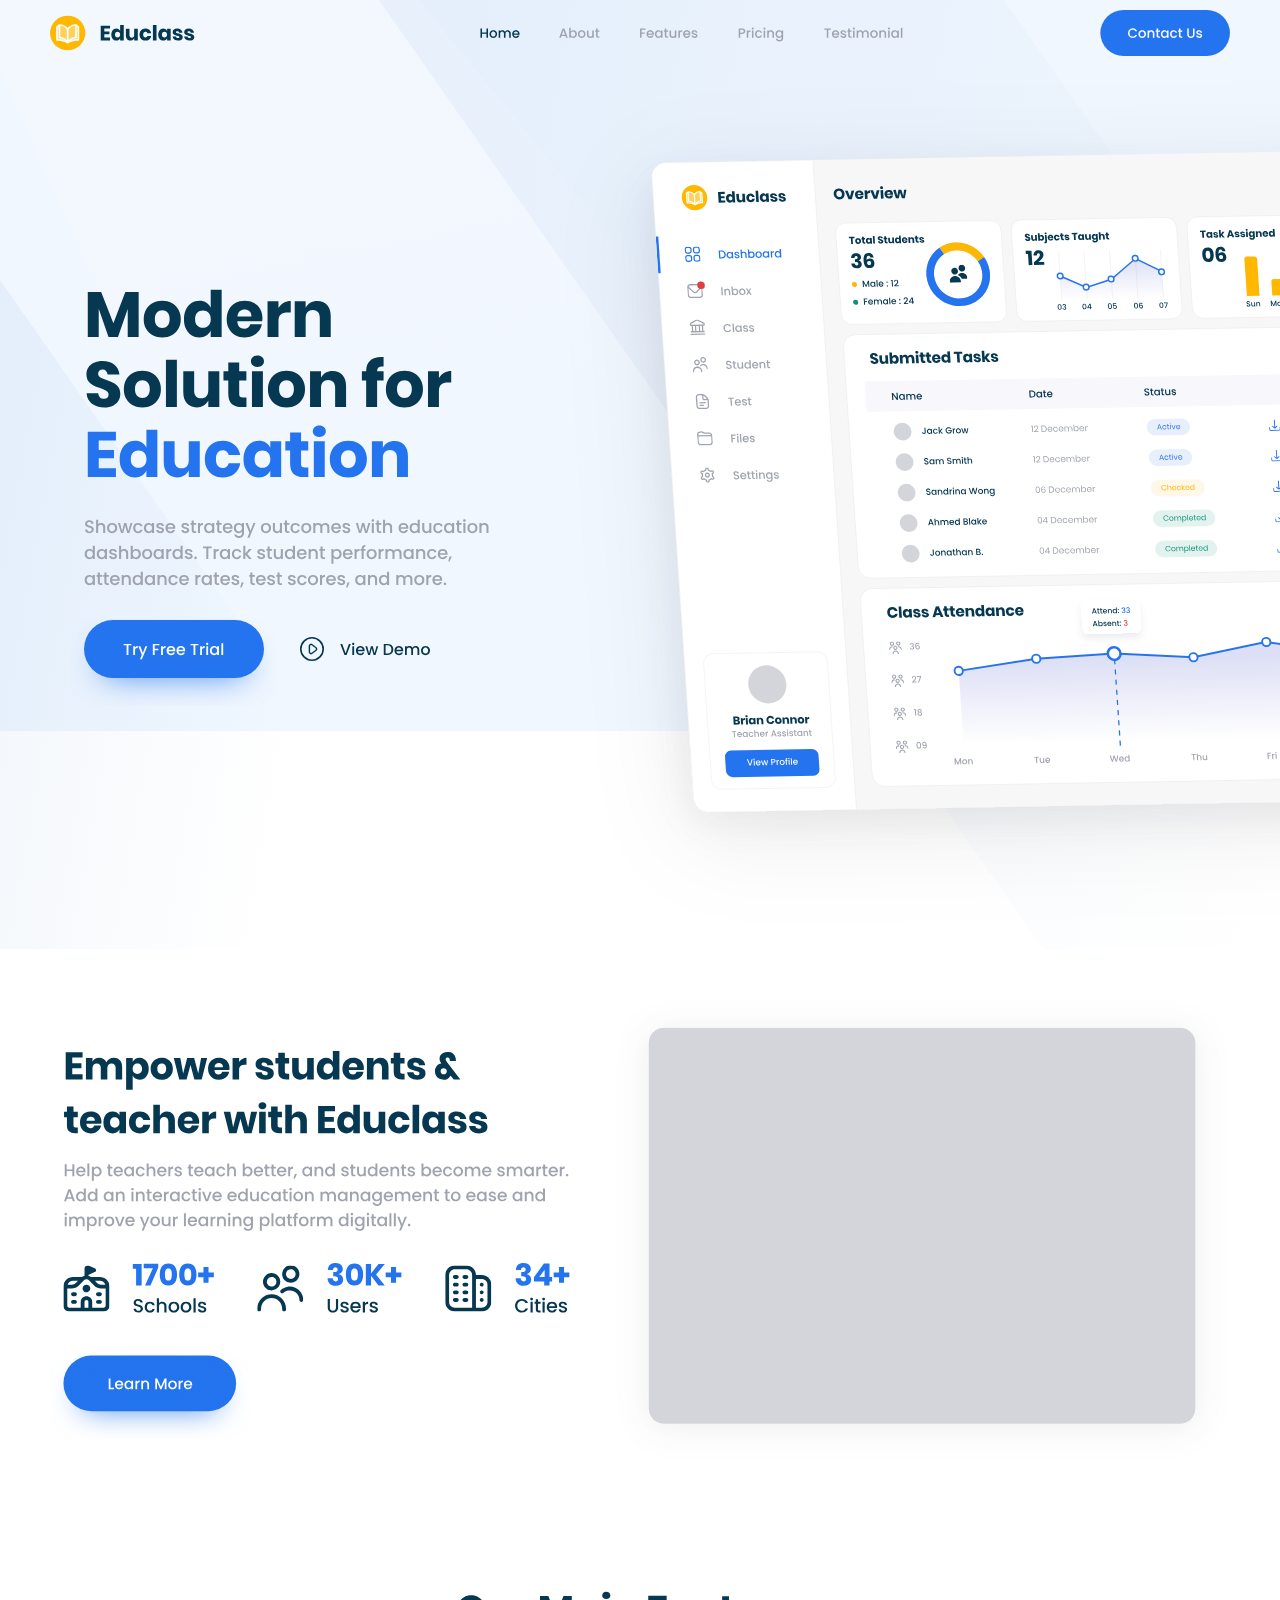
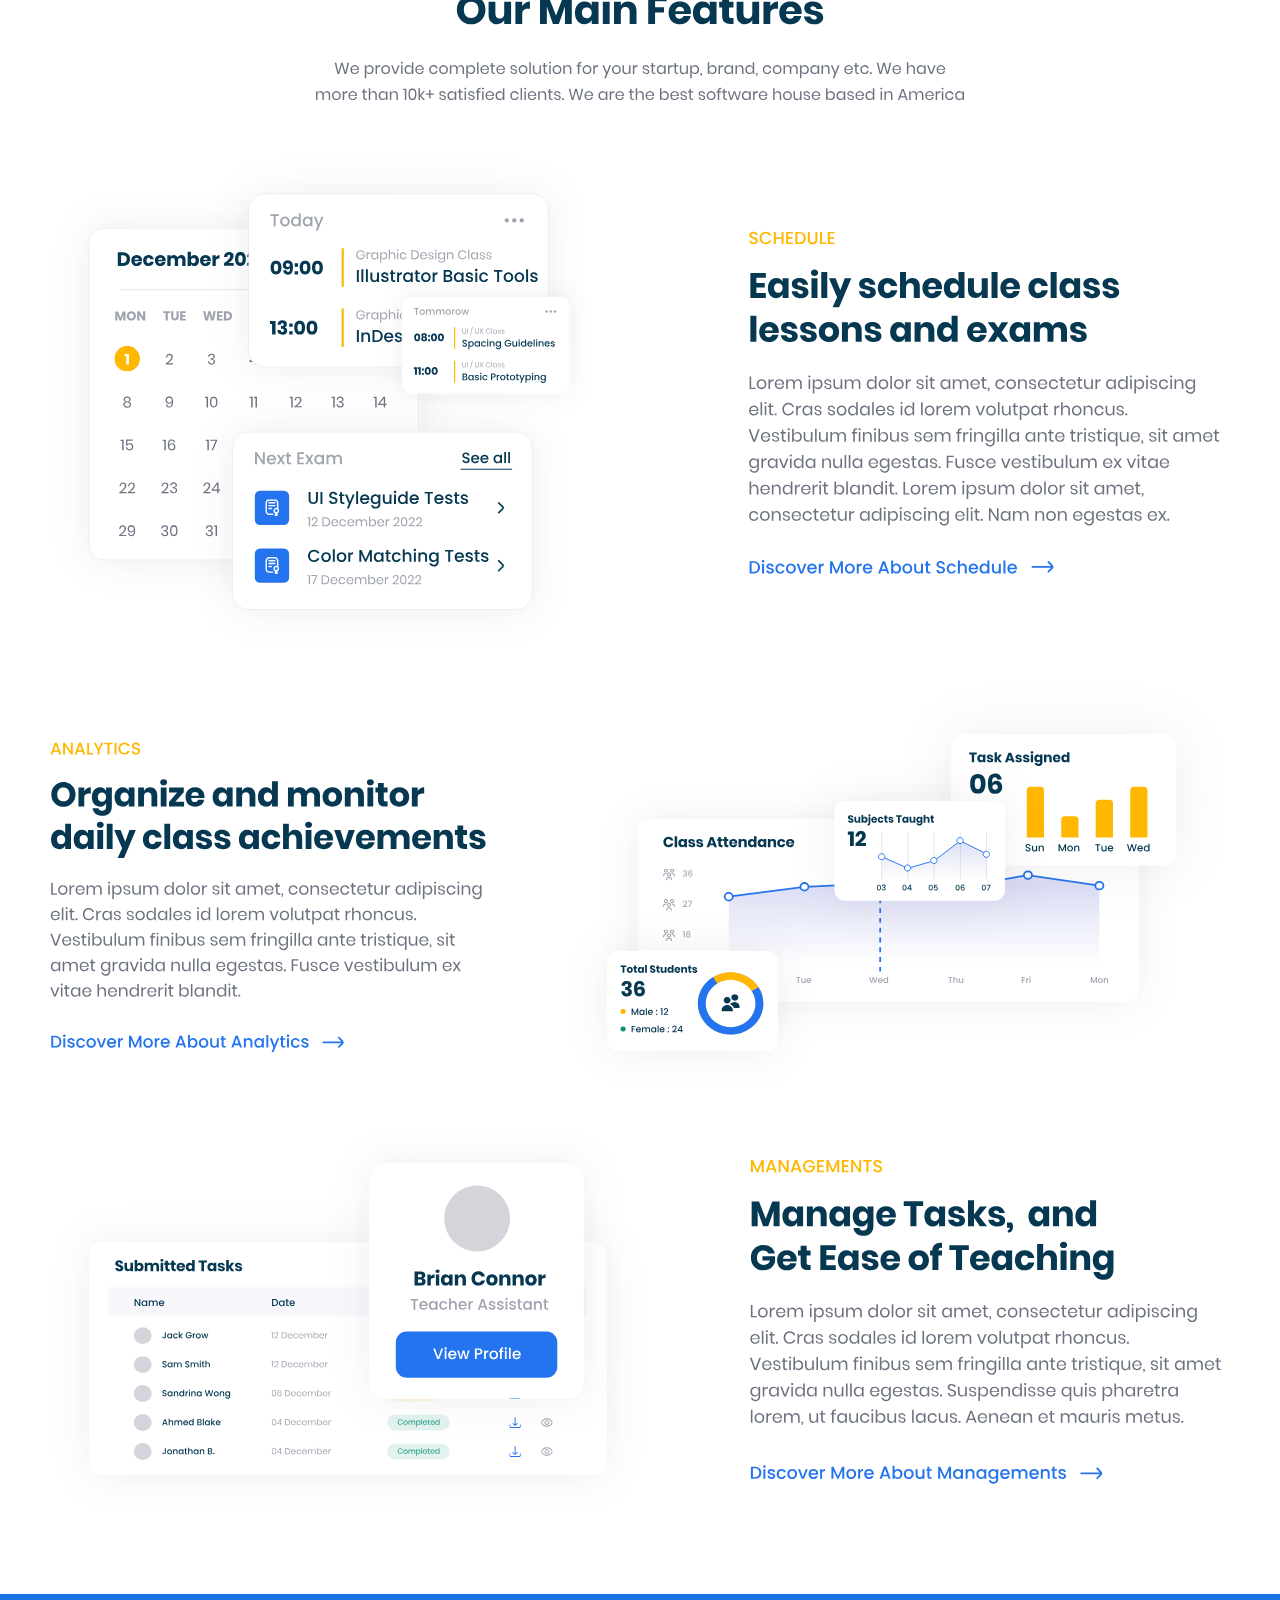
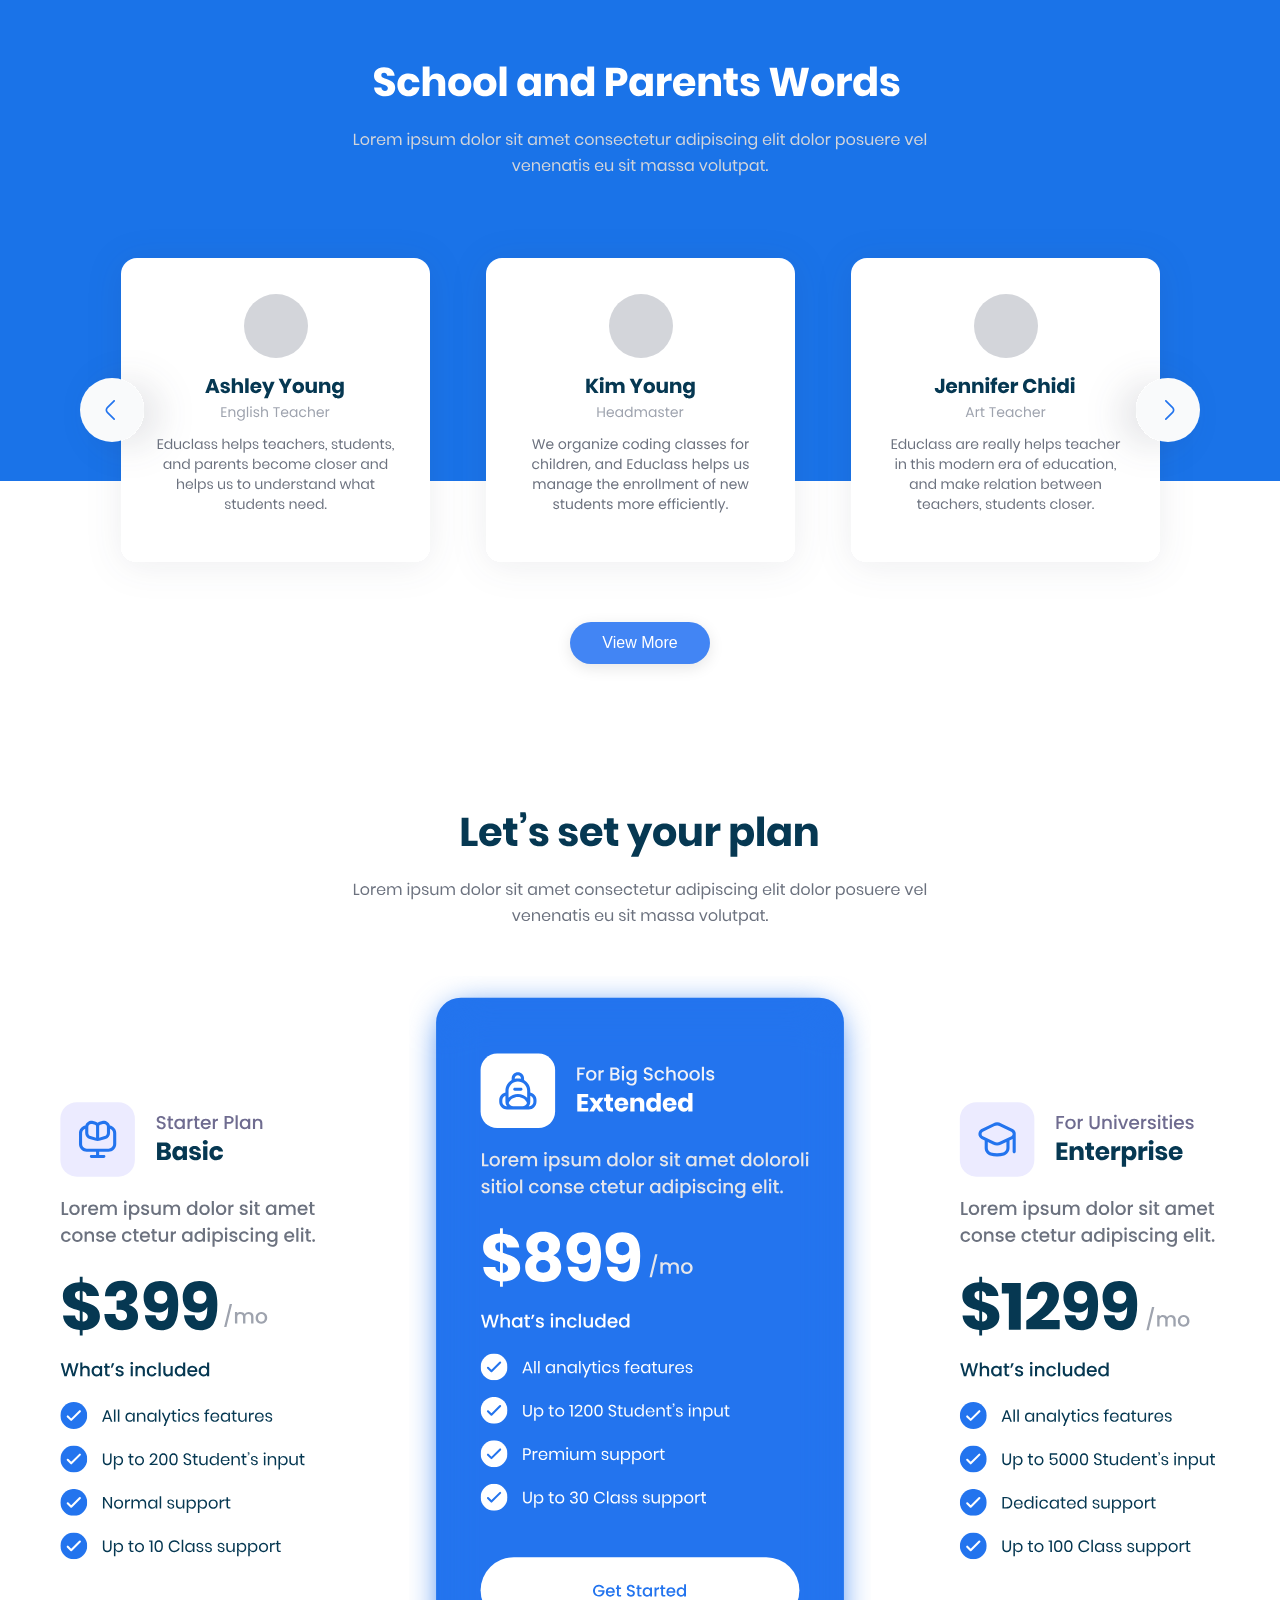
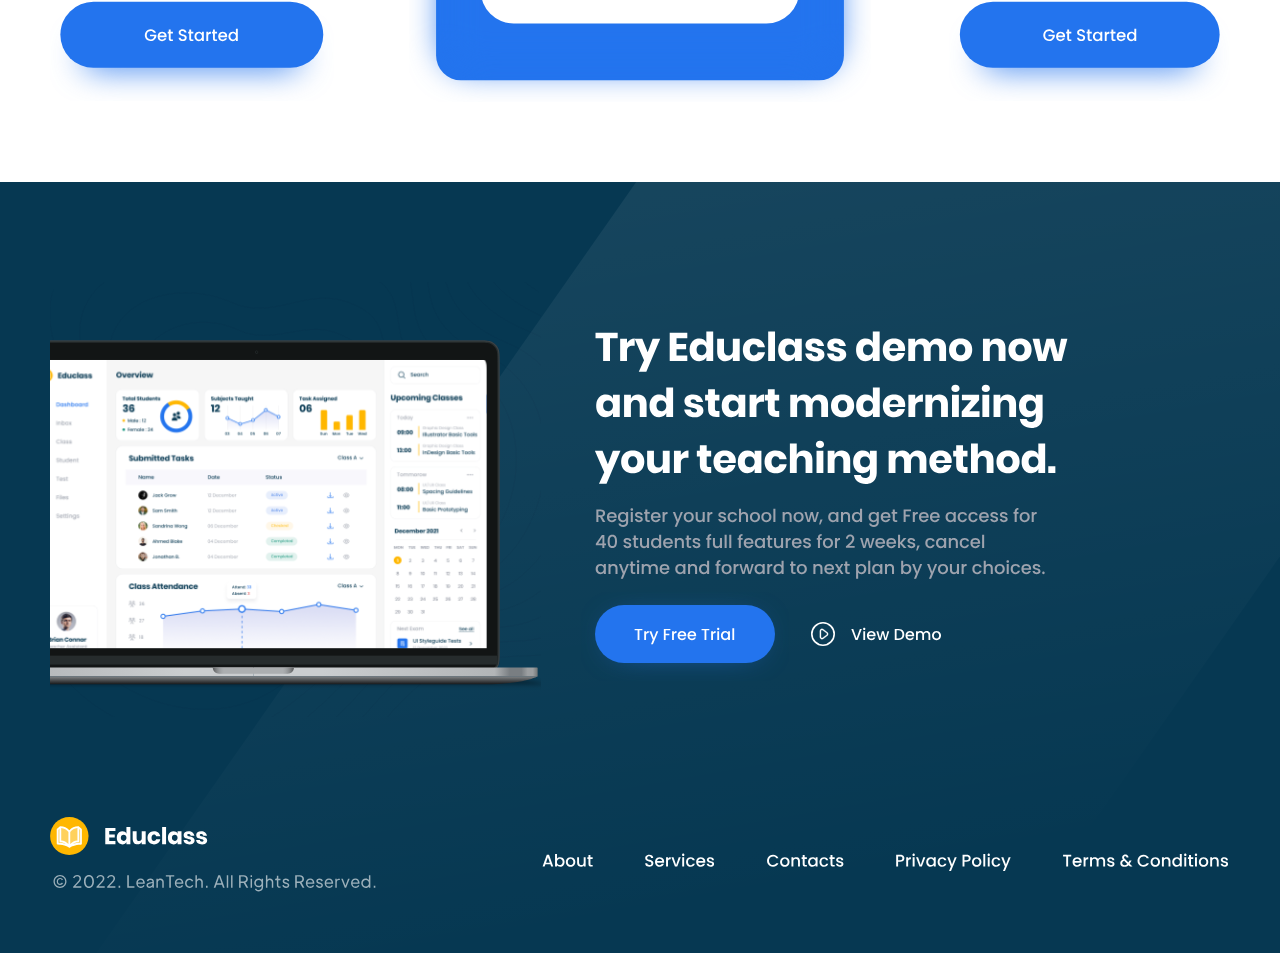
<file: src/assignment2/index.html>
<!DOCTYPE html>
<html lang="en">
<head>
    <meta charset="UTF-8">
    <meta name="viewport" content="width=device-width, initial-scale=1.0">
    <title>Educlass - Modern Solution for Education</title>
    <link rel="stylesheet" href="style.css">
</head>
<body>

    <!-- Navigation Bar -->
    <header class="navbar">
        <div class="container">
            <img src="Navigation Bar.svg" alt="Educlass" class="nav-svg">
        </div>
    </header>

    <!-- Hero Section -->
    <section class="hero">
        <img src="Vector%20189.svg" alt="" class="vector-bg" aria-hidden="true">
        <div class="container hero-container">
            <div class="hero-left">
                <img src="Heading.svg" alt="Modern Solution for Education" class="heading-svg">
            </div>
            <div class="hero-right">
                <img src="Dashboard.svg" alt="Educlass Dashboard Preview" class="dashboard-svg">
            </div>
        </div>
    </section>

    <!-- About / Features Section -->
    <section class="about">
        <div class="container about-container">
            <img src="About Us.svg" alt="Empower students and teachers with Educlass" class="about-svg">
        </div>
    </section>

    <!-- Features Section -->
    <section class="features">
        <div class="container features-container">

            <!-- Section Title -->
            <div class="features-title">
                <img src="Title%20&%20Content1.svg" alt="Features Title" class="features-title-svg">
            </div>

            <!-- Feature Cards -->
            <div class="features-cards">
                <div class="feature-card">
                    <img src="Content 01.svg" alt="Feature 01" class="feature-card-svg">
                </div>
                <div class="feature-card">
                    <img src="Content 02.svg" alt="Feature 02" class="feature-card-svg">
                </div>
                <div class="feature-card">
                    <img src="Content 03.svg" alt="Feature 03" class="feature-card-svg">
                </div>
            </div>

        </div>
    </section>

    <!-- Testimonial Section -->
    <section class="testimonial">
        <div class="testimonial-header">
            <div class="container">
                <div class="testimonial-title">
                    <img src="Title & Content2.svg" alt="Testimonial Title" class="testimonial-title-svg">
                </div>
            </div>
        </div>

        <div class="testimonial-body">
            <div class="container testimonial-container">
                <div class="testimonial-main">
                    <img src="Main Content.svg" alt="Testimonials" class="testimonial-main-svg">
                </div>

                <div class="testimonial-action">
                    <a href="#" class="btn-view-more">View More</a>
                </div>
            </div>
        </div>
    </section>

    <!-- Pricing Section -->
    <section class="pricing">
        <div class="container pricing-container">

            <!-- Section Title -->
            <div class="pricing-title">
                <img src="Title & Content3.svg" alt="Pricing Title" class="pricing-title-svg">
            </div>

            <!-- Pricing Cards -->
            <div class="pricing-cards">
                <img src="Pricing Card.svg" alt="Pricing Plans" class="pricing-card-svg">
            </div>

        </div>
    </section>

    <!-- CTA Section -->
    <div class="cta-footer-group">

        <section class="cta">
            <div class="container cta-container">
                <div class="cta-left">
                    <img src="Mask group.svg" alt="Dashboard" class="cta-mockup-svg">
                </div>
                <div class="cta-right">
                    <img src="Content04.svg" alt="Content" class="cta-content-svg">
                </div>
            </div>
        </section>

    <!-- Footer -->
        <footer class="footer">
            <div class="container footer-container">
                <img src="Footer.svg" alt="Footer" class="footer-svg">
            </div>
        </footer>

    </div>

</body>
</html>
</file>
<file: src/assignment2/style.css>
*, *::before, *::after {
    margin: 0;
    padding: 0;
    box-sizing: border-box;
}

body {
    font-family: -apple-system, BlinkMacSystemFont, 'Segoe UI', Roboto, sans-serif;
    background-color: #ffffff;
    overflow-x: hidden;
}
/* ===== CONTAINER ===== */
.container {
    max-width: 1220px;
    margin: 0 auto;
    padding: 0 20px;
}
/* ===== NAVBAR ===== */
.navbar {
    background: transparent;
    width: 100%;
    position: absolute;
    top: 0;
    z-index: 100;
    box-shadow: none;
}

.nav-svg {
    width: 100%;
    display: block;
    margin-left: 0;
    padding-top: 10px;
}

/* ===== HERO SECTION ===== */
.hero {
    background: linear-gradient(to bottom, #F0F7FF 77%, #FFFFFF 77%);
    min-height: auto;
    position: relative;
    padding-top: 120px;
    padding-bottom: 80px;
    overflow: hidden;
    z-index: 1;
}

.hero::before {
    content: "";
    position: absolute;
    top: -50%;
    left: -30%;
    width: 60%;
    height: 300%;

    background: linear-gradient(
            135deg,
            rgba(70, 130, 200, 0.30) 0%,
            rgba(70, 130, 200, 0) 60%
    );

    transform: rotate(-35deg);
    z-index: 1;
    pointer-events: none;
}

.hero::after {
    content: "";
    position: absolute;
    top: -50%;
    left: 60%;
    width: 40%;
    height: 200%;
    background: linear-gradient(
            135deg,
            rgba(70, 130, 200, 0.08) 0%,
            rgba(70, 130, 200, 0) 70%
    );
    transform: rotate(-35deg);
    z-index: -1;
    pointer-events: none;
}

.vector-bg {
    position: absolute;
    top: 0;
    left: 0;
    height: 77%;
    width: auto;
    z-index: -2;
    pointer-events: none;
    display: block;
}

.hero-container {
    position: relative;
    background: transparent;
    z-index: 2;
    display: flex;
    align-items: center;
    width: 100%;
    padding-right: 0;
}
.hero-left {
    flex: 0 0 40%;
    max-width: 40%;
    padding-left: 20px;
}
.hero-right {
    flex: 1;
    display: flex;
    justify-content: flex-start;
}
.dashboard-svg {
    width: 140%;
    height: auto;
    display: block;
    margin-left: 10%;
    filter: drop-shadow(0 20px 50px rgba(0, 0, 0, 0.08));
}

/* ===== ABOUT SECTION ===== */
.about {
    background: #ffffff;
    padding: 48px 0 60px;
}

.about-container {
    width: 100%;
}

.about-svg {
    width: 100%;
    height: auto;
    display: block;
}

/* ===== FEATURES SECTION ===== */
.features {
    background: #ffffff;
    padding: 60px 0 80px;
}

.features-container {
    width: 100%;
}

.features-title {
    display: flex;
    justify-content: center;
    margin-bottom: 48px;
}

.features-title-svg {
    width: 100%;
    max-width: 656px;
    height: auto;
    display: block;
}

.features-cards {
    display: flex;
    flex-direction: column;
    gap: 32px;
    align-items: center;
}

.feature-card {
    width: 100%;
}

.feature-card-svg {
    width: 100%;
    height: auto;
    display: block;
}

/* ===== TESTIMONIAL SECTION ===== */
.testimonial {
    background: linear-gradient(to bottom, #1A73E8 65%, #ffffff 50%);
    padding: 60px 0 80px;
    width: 100%;
}

.testimonial-container {
    display: flex;
    flex-direction: column;
    align-items: center;
    max-width: 1200px;
    margin: 0 auto;
}


.testimonial-title {
    display: flex;
    flex-direction: column;
    align-items: center;
    justify-content: center;
    text-align: center;
    margin-bottom: 48px;
}

.testimonial-main {
    width: 100%;
    display: flex;
    justify-content: center;
    gap: 20px;
}
.testimonial-action {
    display: flex;
    justify-content: center;
    width: 100%;
    padding-top: 20px;
}

/* ===== VIEW MORE BUTTON ===== */
.btn-view-more {
    background-color: #4285F4;
    color: white;
    padding: 12px 32px;
    border-radius: 50px;
    text-decoration: none;
    font-weight: 500;
    font-family: sans-serif;
    transition: background 0.3s ease;
    box-shadow: 0 4px 15px rgba(0, 0, 0, 0.1);
}

.btn-view-more:hover {
    background-color: #3367D6;
}

/* ===== PRICING SECTION ===== */
.pricing {
    background: #ffffff;
    padding: 60px 0 80px;
}

.pricing-container {
    width: 100%;
}

.pricing-title {
    display: flex;
    justify-content: center;
    margin-bottom: 48px;
}

.pricing-title-svg {
    width: 100%;
    max-width: 656px;
    height: auto;
    display: block;
}

.pricing-cards {
    width: 100%;
}

.pricing-card-svg {
    width: 100%;
    height: auto;
    display: block;
}

.cta-footer-group {
    background-color: #063852;
    position: relative;
    overflow: hidden;
    width: 100%;
}

.cta-footer-group::before {
    content: "";
    position: absolute;
    top: -10%;
    left: 40%;
    width: 40%;
    height: 120%;
    background: rgba(255, 255, 255, 0.05);
    transform: rotate(25deg);
    z-index: 1;
    pointer-events: none;

}

/* ===== CTA SECTION ===== */
.cta {
    position: relative;
    z-index: 2;
    padding: 100px 0 60px;
}

.cta-container {
    display: flex;
    align-items: center;
    gap: 40px;
}

/* ===== FOOTER SECTION ===== */
.footer {
    position: relative;
    z-index: 2;
    padding: 40px 0 60px;
    background: transparent;
}
.footer-svg, .cta-mockup-svg, .cta-content-svg {
    width: 100%;
    height: auto;
    display: block;
}

.cta-footer-group::before {
    top: -50%;
    left: 35%;
    width: 58%;
    right: 80%;
    height: 200%;
    background: linear-gradient(
            135deg,
            rgba(255, 255, 255, 0.10) 0%,
            rgba(255, 255, 255, 0) 70%
    );
    transform: rotate(35deg);
}
</file>
